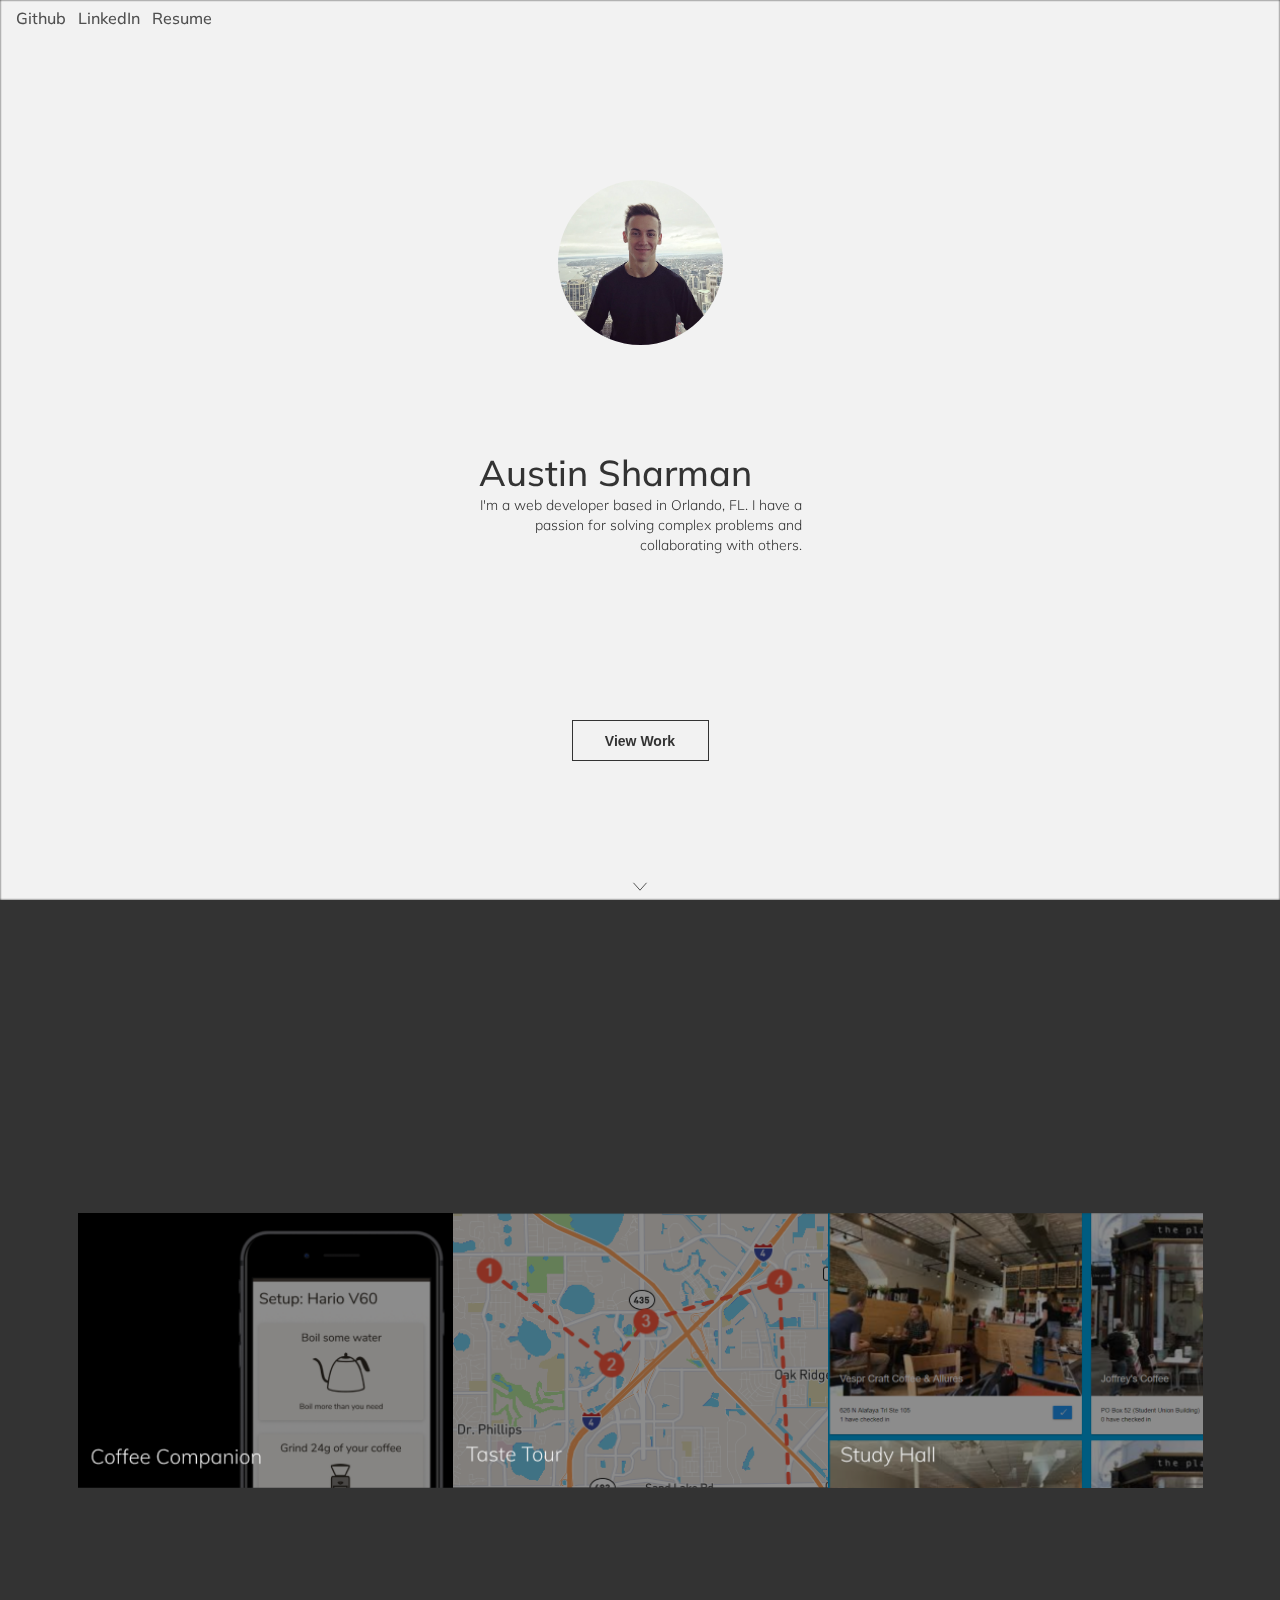
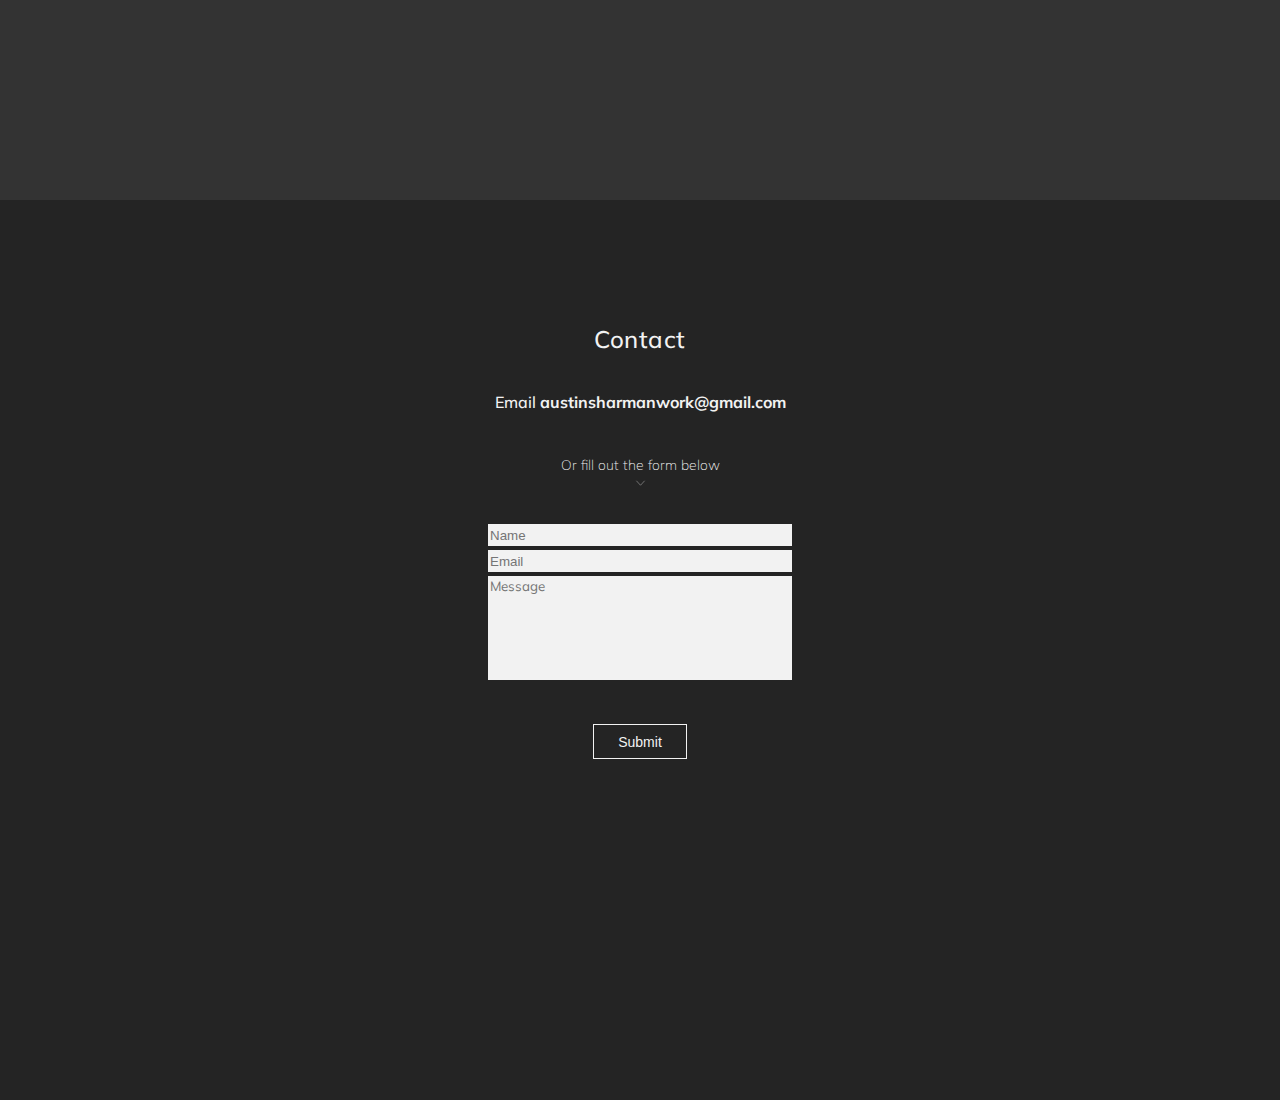
<file: index.html>
<!DOCTYPE html>
<html>

<head>
  <meta name="viewport"
    content="width=device-width, initial-scale=1.0, maximum-scale=1, user-scalable=no, charset=utf-8">
  <link href="https://fonts.googleapis.com/css?family=Muli:300,400,600,700" rel="stylesheet">
  <link rel="stylesheet" type="text/css" href="style.css">

  <script src="./Javascript/p5.min.js"></script>
</head>

<body>
  <nav>
    <div class="links flex-row">
      <a class="link-item" href="http://github.com/asharman" target="blank">Github</a>
      <a class="link-item" href="https://www.linkedin.com/in/austin-sharman/" target="blank">LinkedIn</a>
      <a class="link-item" href="./documents/Resume.pdf" target="blank">Resume</a>
    </div>
  </nav>
  <div id="landing-page" class="flex-column">
    <div id="sketch-holder"></div>
    <img src="./Assets/IMG_1654.JPG" alt="Austin Sharman">
    <div id="name-header">
      <h2>Austin Sharman</h2>
      <h6>I'm a web developer based in Orlando, FL. I have a passion for solving complex problems and collaborating
        with
        others.</h6>
    </div>
    <button id="view-work">View Work</button>
    <button id="view-work-arrow"></button>
  </div>
  <div id="project-page" class="flex-row">
    <div id="grid-container">
      <button id="coffee-companion-thumbnail" class="thumbnail" info="coffee-companion-info"></button>
      <div id="coffee-companion-info" class="flex-column project-info hidden">
        <p>A home coffee brewing assistant that helps users learn to make better coffee at home.</p>
        <a href="./coffee-companion.html" class="more-info" info="coffee-companion-info">More Info</a>
      </div>
      <button id="taste-tour-thumbnail" class="thumbnail" info="taste-tour-info"></button>
      <div id="taste-tour-info" class="flex-column project-info hidden">
        <p>An application that dynamically builds an efficient route to five restaurants based on the user's search.
        </p>
        <a href="./taste-tour.html" class="more-info" info="taste-tour-info">More Info</a>
      </div>
      <button id="study-hall-thumbnail" class="thumbnail" info="study-hall-info"></button>
      <div id="study-hall-info" class="flex-column project-info hidden">
        <p>An application that lets you check in to local coffee shops and see who else is studying there in real time.
        </p>
        <a href="./study-hall.html" class="more-info" info="study-hall-info">More Info</a>
      </div>
    </div>
  </div>
  <div id="contact-page" class="flex-column">
    <h2>Contact</h2>
    <p id="email-me">Email <span id="my-email">austinsharmanwork@gmail.com</span></p>
    <p id="or-fill-out">Or fill out the form below</p>
    <div id="down-arrow"></div>

    <form class="flex-column" action="https://formspree.io/austinsharmanwork@gmail.com" method="POST">
      <input type="text" name="name" placeholder="Name" />
      <input type="email" name="email" placeholder="Email" />
      <input type="text" name="_gotcha" class="gotcha" />
      <textarea type="text" name="message" placeholder="Message"></textarea>
      <input id="submit" type="submit" value="Submit" />
    </form>
  </div>


  <script src="./Javascript/sketch.js"></script>
  <script src="./Javascript/leaf.js"></script>
  <script src="./Javascript/index.js"></script>
</body>

</html>
</file>
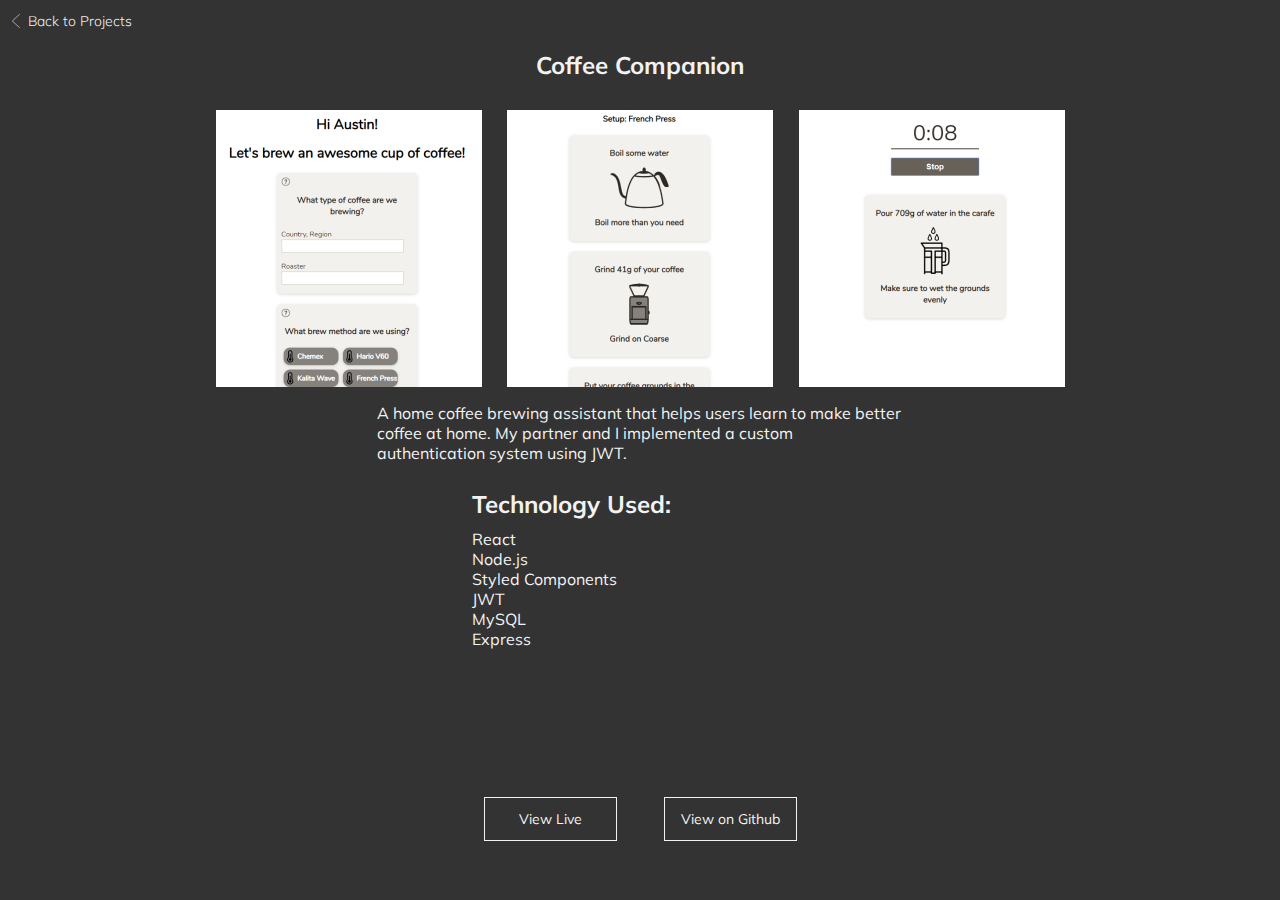
<file: coffee-companion.html>
<!DOCTYPE html>
<html>

<head>
  <meta charset="utf-8">
  <meta http-equiv="X-UA-Compatible" content="IE=edge">
  <title>Austin Sharman</title>
  <meta name="viewport" content="width=device-width, initial-scale=1, charset=utf-8">
  <link href="https://fonts.googleapis.com/css?family=Muli:300,400,600,700" rel="stylesheet">
  <link rel="stylesheet" type="text/css" href="info.css">

</head>

<body>
  <a id="back-to-projects" href="./index.html">Back to Projects</a>
  <div class="flex-column">
    <h2>Coffee Companion</h2>
    <div class="carousel">
      <div class="icon">
        <button id="left-arrow" class="arrow"></button>
      </div>
      <div class="photo-items">
        <div class="photo-item first">
          <img src="./Assets/projectPhotos/coffeeCompanion1.png" alt="Gathering brew information" />
        </div>
        <div class="photo-item second">
          <img src="./Assets/projectPhotos/coffeeCompanion2.png" alt="Cards that show you how to set up" />
        </div>
        <div class="photo-item third">
          <img src="./Assets/projectPhotos/coffeeCompanion3.png" alt="A timer with instructions on what to do next" />
        </div>
      </div>
      <div class="icon">
        <button id="right-arrow" class="arrow"></button>
      </div>

    </div>
    <p>A home coffee brewing assistant that helps users learn to make better coffee at home. My partner and I
      implemented a custom authentication system using JWT.</p>
    <div class="tech-wrapper">
      <h2>Technology Used:</h2>
      <ul>
        <li>React</li>
        <li>Node.js</li>
        <li>Styled Components</li>
        <li>JWT</li>
        <li>MySQL</li>
        <li>Express</li>
      </ul>
    </div>
    <div class="button-wrapper">
      <a href="https://warm-lake-17843.herokuapp.com/" target="blank" id="view-live" class="button">View Live</a>
      <a href="https://github.com/TheNoodleMoose/CoffeeCompanion" target="blank" id="view-github" class="button">View on
        Github</a>
    </div>
  </div>
  <script src="./Javascript/info.js"></script>
</body>

</html>
</file>
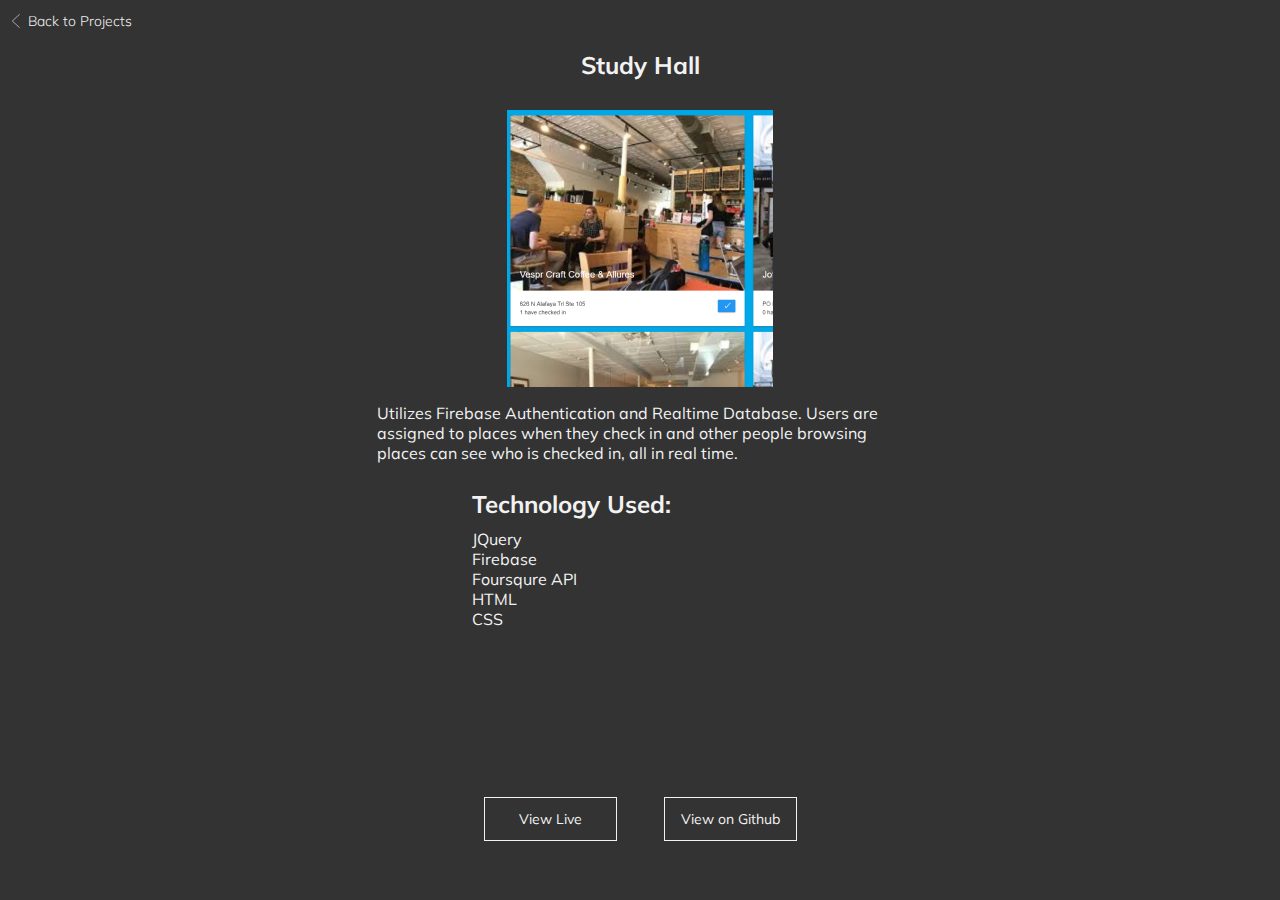
<file: study-hall.html>
<!DOCTYPE html>
<html>

<head>
  <meta charset="utf-8">
  <meta http-equiv="X-UA-Compatible" content="IE=edge">
  <title>Austin Sharman</title>
  <meta name="viewport" content="width=device-width, initial-scale=1, charset=utf-8">
  <link href="https://fonts.googleapis.com/css?family=Muli:300,400,600,700" rel="stylesheet">
  <link rel="stylesheet" type="text/css" href="info.css">

</head>

<body>
  <a id="back-to-projects" href="./index.html">Back to Projects</a>
  <div class="flex-column">
    <h2>Study Hall</h2>
    <div class="carousel">
      <div class="photo-items">
        <div class="photo-item first">
          <img src="./Assets/projectPhotos/studyHall1.png" alt="Gathering brew information" />
        </div>
      </div>

    </div>
    <p>Utilizes Firebase Authentication and Realtime Database. Users are assigned to places when they check in and other
      people browsing places can see who is checked in, all in real time.</p>
    <div class="tech-wrapper">
      <h2>Technology Used:</h2>
      <ul>
        <li>JQuery</li>
        <li>Firebase</li>
        <li>Foursqure API</li>
        <li>HTML</li>
        <li>CSS</li>
      </ul>
    </div>
    <div class="button-wrapper">
      <a href="https://github.com/asharman/StudyHall" target="blank" id="view-live" class="button">View Live</a>
      <a href="https://asharman.github.io/StudyHall/" target="blank" id="view-github" class="button">View on Github</a>
    </div>
  </div>
  <script src="./Javascript/info.js"></script>
</body>

</html>
</file>
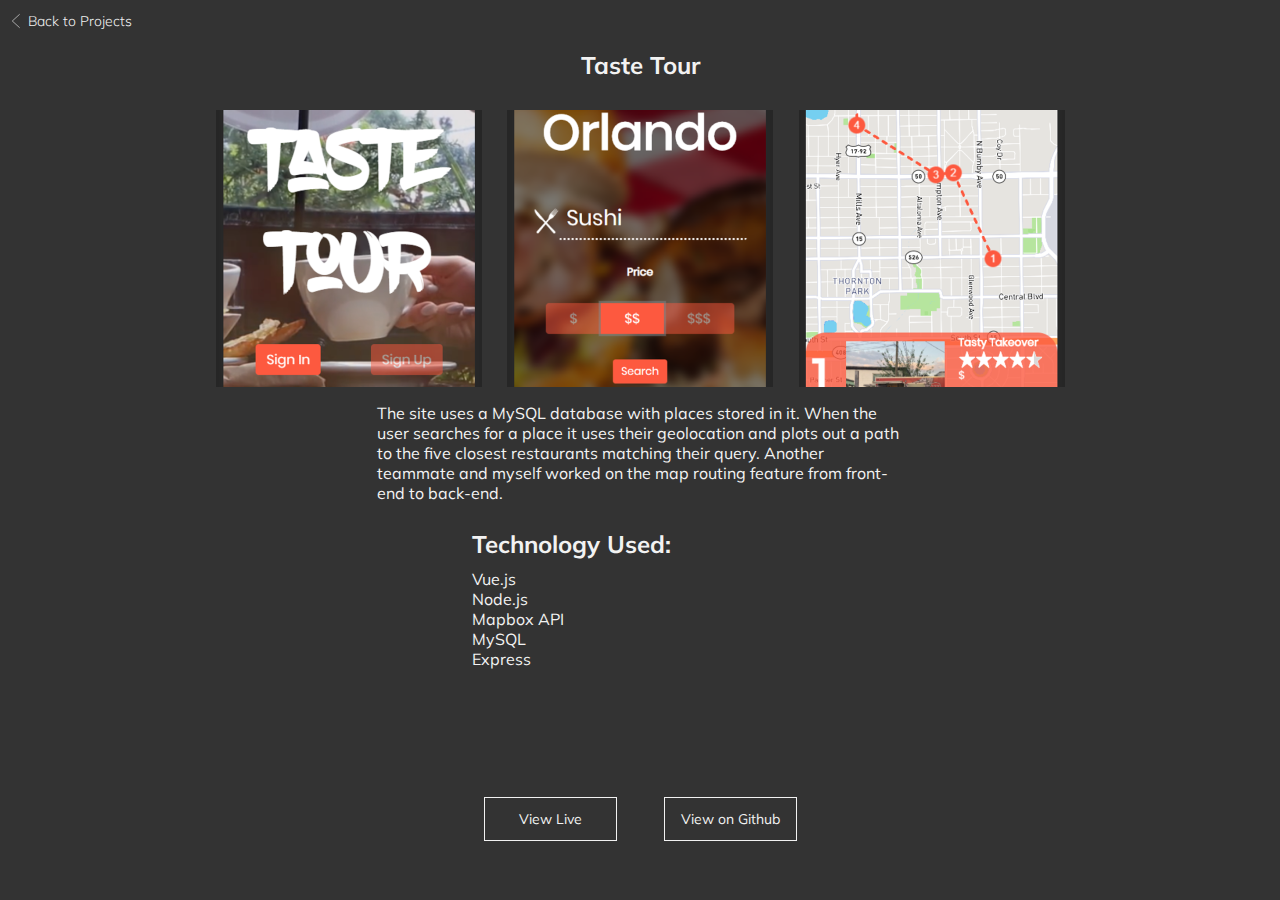
<file: taste-tour.html>
<!DOCTYPE html>
<html>

<head>
  <meta charset="utf-8">
  <meta http-equiv="X-UA-Compatible" content="IE=edge">
  <title>Austin Sharman</title>
  <meta name="viewport" content="width=device-width, initial-scale=1, charset=utf-8">
  <link href="https://fonts.googleapis.com/css?family=Muli:300,400,600,700" rel="stylesheet">
  <link rel="stylesheet" type="text/css" href="info.css">

</head>

<body>
  <a id="back-to-projects" href="./index.html">Back to Projects</a>
  <div class="flex-column">
    <h2>Taste Tour</h2>
    <div class="carousel">
      <div class="icon">
        <button id="left-arrow" class="arrow"></button>
      </div>
      <div class="photo-items">
        <div class="photo-item first">
          <img src="./Assets/projectPhotos/tasteTour1.png" alt="Gathering brew information" />
        </div>
        <div class="photo-item second">
          <img src="./Assets/projectPhotos/tasteTour2.png" alt="Cards that show you how to set up" />
        </div>
        <div class="photo-item third">
          <img src="./Assets/projectPhotos/tasteTour3.png" alt="A timer with instructions on what to do next" />
        </div>
      </div>
      <div class="icon">
        <button id="right-arrow" class="arrow"></button>
      </div>

    </div>
    <p>The site uses a MySQL database with places stored in it. When the user searches for a place it uses their
      geolocation and plots out a path to the five closest restaurants matching their query. Another teammate and myself
      worked on the map routing feature from front-end to back-end.</p>
    <div class="tech-wrapper">
      <h2>Technology Used:</h2>
      <ul>
        <li>Vue.js</li>
        <li>Node.js</li>
        <li>Mapbox API</li>
        <li>MySQL</li>
        <li>Express</li>
      </ul>
    </div>
    <div class="button-wrapper">
      <a href="https://glacial-harbor-18764.herokuapp.com/" target="blank" id="view-live" class="button">View Live</a>
      <a href="https://github.com/burkeri/Crawl" target="blank" id="view-github" class="button">View on Github</a>
    </div>
  </div>
  <script src="./Javascript/info.js"></script>
</body>

</html>
</file>
<file: style.css>
html, body {
  margin: 0;
  font-family: 'Muli', sans-serif;
  font-style: normal;
  height: 100%;
  width: 100%;
  background-color: #333333
}

.flex-row {
  display: flex;
  flex-direction: row;
  align-items: center;
}

.flex-column {
  display: flex;
  flex-direction: column;
  align-items: center;
}

/* Navbar */

.links {
  height: 35px;
  /* background-color: #f2f2f2; */
}

.link-item {
  z-index: 10;
  font-size: 16px;
  font-weight: 500;
  margin-left: 12px;
  color: #4f4f4f;
  text-decoration: none;
}

.link-item:first-child {
  margin-left: 16px;
}

/* Landing Page */

#landing-page {
  position: absolute;
  /* z-index: -5; */
  top: 0;
  left:0;
  width: 100%;
  height: 100vh;
}

/* P5 sketch container */

#sketch-holder {
  position: absolute;
  width: 100%;
  overflow: hidden;
  top: 0;
  left: 0;
  background-color: #f2f2f2;
  filter: blur(1px);
}

/* Image */

img {
  position: absolute;
  width: 165px;
  height: 165px;
  margin: 0 auto;
  top: 20vh;
  border-radius: 50%;
}

/* Text under photo */

#name-header {
  position: absolute;
  width: 85%;
  max-width: 323px;
  height: 105px;
  top: 50vh;
}

#name-header h2 {
  margin: 0;
  font-size: 36px;
  font-weight: 500;
  color: #333333;
}

#name-header h6 {
  margin: 0;
  font-weight: 300;
  line-height: 20px;
  font-size: 14px;
  text-align: right;
  color: #333333;
}

/* View Work Button */

#view-work {
  position: absolute;
  width: 137px;
  height: 41px;
  top: 80vh;
  background: none;
  border: 1px solid #333333;
  font-size: 14px;
  color: #333333;
  font-weight: bold;
  transition: 250ms linear;
}

#view-work:hover {
  background-color: #333333;
  color: #f2f2f2;
  cursor: pointer;
}

#view-work:focus {
  outline: solid 1px #333333;
}

/* Arrow at the bottom of the page */

#view-work-arrow {
  position: absolute;
  width: 16px;
  height: 9px;
  top: 98vh;
  background: none;
  background-size: 16px 9px;
  background-image: url(./Assets/DownArrow.svg);
  background-repeat: no-repeat;
  background-position: center;
  border: none;
}

#view-work-arrow:hover {
  cursor: pointer;
}

#view-work-arrow:focus {
  outline: none;
}

/* Projects Page */

#project-page {
  position: absolute;
  background-color: #333333;
  width: 100%;
  height: 100vh;
  left: 0px;
  top: 100vh;
}

#grid-container {
  margin: 0 auto;
  max-width: 425px;
  max-height: 825px;
  display: grid;
  grid-template-rows: repeat(3, auto); 
  grid-gap: 0px;
  justify-content: center;
  align-content: center;
}

/* Thumbnails */


.project-info {
  overflow-y: hidden;
  width: 100%;
  max-width: 425px;
  height: 33.333333333vh;
  max-height: 275px;
  background-color: #242424;
  color: #f2f2f2;
  align-self: end;
  justify-self: center;
  z-index: 2;
  transition: all .3s cubic-bezier(0.39, 0.575, 0.565, 1)
}

.project-info.hidden {
  max-height: 0;
}

.project-info p {
  margin: 30px 24px auto 24px;
  text-align: justify;
  font-size: 16px;
  font-weight: 300;
}

.project-info a {
  text-decoration: none;
  color: #f2f2f2;
  text-align: center;
  padding: 12px 36px;
  border: solid 1px #f2f2f2;
  margin-bottom: 25px;
  font-size: 14px;
  transition: 250ms linear;
}

.project-info a:hover {
  background-color: #f2f2f2;
  color: #333333;
  cursor: pointer;
}

.thumbnail {
  width: 100%;
  height: 33.333333333vh;
  max-height: 275px;
  background-size: cover;
  background-repeat: no-repeat;
  background-position: bottom;
  background-color: #333333;
  border: none;
  transition: all .2s ease-in-out;
}

.thumbnail:hover {
  cursor: pointer;
}

.thumbnail:focus {
  outline: none;
}

#coffee-companion-thumbnail {
  background-image: url(./Assets/CoffeeCompanionThumbnail.png);
  grid-row: 1;
  grid-column: 1;
}

#coffee-companion-info {
  grid-row: 1;
  grid-column: 1;
}

#taste-tour-thumbnail {
  background-image: url(./Assets/TasteTourThumbnail.png);
  grid-row: 2;
  grid-column: 1;
}

#taste-tour-info {
  grid-row: 2;
  grid-column: 1;
}

#study-hall-thumbnail {
  background-image: url(./Assets/StudyHallThumbnail.png);
  grid-row: 3;
  grid-column: 1;
}

#study-hall-info {
  grid-row: 3;
  grid-column: 1;
}


/* Contact Page */

#contact-page {
  color: #f2f2f2;
  background-color: #242424;
  position: absolute;
  top: 200vh;
  height: 100vh;
  width: 100%;
}

#contact-page h2 {
  position: absolute;
  top: 104px;
  font-weight: 500;
  letter-spacing: .5px;
  font-size: 24px;
}

#email-me {
  position: absolute;
  top: 176px;
  font-size: 16px;
  font-weight: 500;
} 

#my-email {
  font-weight: bold;
}

#or-fill-out {
  position: absolute;
  top: 242px;
  font-size: 14px;
  font-weight: 100;
}

#down-arrow {
  position: absolute;
  top: 280px;
  width: 11px;
  height: 6px;
  background-image: url(./Assets/DownArrowWhite.svg);
  background-size: 11px 6px;
  background-repeat: no-repeat;
  background-position: center;
}

#contact-page form {
  position: absolute;
  top: 324px;
}

form input {
  margin-bottom: 4px;
  padding: 2px;
  width: 250px;
  height: 16px;
  background-color: #f2f2f2;
  border: none;
}

form textarea {
  font-family: 'Muli', sans-serif;
  width: 250px;
  height: 77px;
  border: none;
  outline: none;
  resize: none;
  overflow: auto;
  padding: 2px;
  background-color: #f2f2f2;
}

.gotcha {
  display: none;
}

#submit {
  position: absolute;
  width: 94px;
  height: 35px;
  top: 149px;
  background: none;
  border: 1px solid #f2f2f2;
  font-size: 14px;
  color: #f2f2f2;
  font-weight: 300;
  transition: 250ms linear;
}
  
#submit:hover {
  background-color: #f2f2f2;
  color: #333333;
  cursor: pointer;
}

#submit:focus {
  outline: solid 1px #f2f2f2;
}
  

@media only screen and (min-width: 1125px) {

  #grid-container {
    margin: 0 auto;
    max-width: 1125px;
    max-height: 825px;
    display: grid;
    grid-template-columns: repeat(3, auto);
    grid-gap: 0px;
    justify-content: center;
    align-content: center;
  }
  

  #coffee-companion-thumbnail {
    background-image: url(./Assets/CoffeeCompanionThumbnail.png);
    grid-row: 1;
    grid-column: 1;
  }
  
  #coffee-companion-info {
    grid-row: 1;
    grid-column: 1;
  }
  
  #taste-tour-thumbnail {
    background-image: url(./Assets/TasteTourThumbnail.png);
    grid-row: 1;
    grid-column: 2;
  }
  
  #taste-tour-info {
    grid-row: 1;
    grid-column: 2;
  }
  
  #study-hall-thumbnail {
    background-image: url(./Assets/StudyHallThumbnail.png);
    grid-row: 1;
    grid-column: 3;
  }
  
  #study-hall-info {
    grid-row: 1;
    grid-column: 3;
  }  

  form input {
    margin-bottom: 4px;
    padding: 2px;
    width: 300px;
    height: 18px;
  }
  
  form textarea {
    width: 300px;
    height: 100px;
    padding: 2px;
  }
  
  #submit {
    top: 200px;
  }
}
</file>
<file: info.css>
body {
	margin: 0;
  padding: 0;
  height: 100vh;
  background-color: #333333;
  font-family: 'Muli', sans-serif;
}

#back-to-projects {
  text-decoration: none;
  color: #f2f2f2;
  font-size: 14px;
  font-weight: 300;
  position: relative;
  top: 10px;
  left: 12px;
}

#back-to-projects:visited {
  text-decoration: none;
  color: #f2f2f2;
}

#back-to-projects::before {
  content: "";
  position: relative;
  top: 2px;
  right: 4px;
  display: inline-block;
  width: 16px;
  height: 14px;
  background: none;
  border: none;
  background-image: url(./Assets/DownArrowWhite.svg);
  background-size: 16px 14px;
  transform: rotate(90deg); 
}

.flex-column {
  display: flex;
  flex-direction: column;
  align-items: center;
  min-height: 95%;
}


h2 {
  color: #f2f2f2;
  text-align: center;
  margin: 30px auto;
}

.carousel {
  overflow: hidden;
  height: 277px;
  width: 300px;
  margin: 0 auto;
  display: flex;
}

.icon {
  position: relative;
  width:20px;
  display: flex;
  flex-direction: column;
  justify-content: center;
  align-items: center;
  z-index: 10;
  padding: 0 5px;
}

#left-arrow {
  width: 16px;
  height: 14px;
  background: none;
  border: none;
  background-image: url(./Assets/DownArrowWhite.svg);
  background-size: 16px 14px;
  background-repeat: no-repeat;
  background-position: center;
  transform: rotate(90deg);
}

#right-arrow {
  width: 16px;
  height: 14px;
  background: none;
  border: none;
  background-image: url(./Assets/DownArrowWhite.svg);
  background-size: 16px 14px;
  background-repeat: no-repeat;
  background-position: center;
  transform: rotate(270deg);
}

#left-arrow:hover {
  cursor: pointer;
}

#right-arrow:hover {
  cursor: pointer;
}

.photo-items {
  overflow: hidden;
  margin: 0 auto;
  width:266px;
  height:277px;
}

.photo-item {
  transition: transform 1s;
  position: relative;
  display: flex;
  flex-direction: column;
  justify-content: center;
}

.photo-item.first {
  left: 0;
}
.photo-item.second {
  left: 100%;
  top: -100%;
}
.photo-item.third {
  left: 200%;
  top: -200%;
}

p {
  width: 85%;
  max-width: 527px;
  margin: 30 0;
  color: #f2f2f2;
}

.tech-wrapper {
  width: 85%;
  max-width: 336px;
  margin-bottom: 40px;
  flex-grow: 1;
}

.tech-wrapper h2 {
  text-align: left;
  margin: 10px 0;
}

.tech-wrapper ul {
  padding: 0;
  margin: 0;
  color: #f2f2f2;
}

.tech-wrapper li {
  list-style: none;
}

.button-wrapper {
  width: 90%;
  max-width: 313px;
  margin-bottom: 34px;
}

#view-github {
  padding: 12px 16px;
  float: right;
}

#view-live {
  padding: 12px 34px;
  float: left;
}

.button {
  text-decoration: none;
  color: #f2f2f2;
  text-align: center;
  border: solid 1px #f2f2f2;
  font-size: 14px;
  transition: 250ms linear;
}

.button:hover {
  background-color: #f2f2f2;
  color: #333333;
  cursor: pointer;
}

@media only screen and (min-width: 1125px) {
  .icon {
    display: none;
  }

  .carousel {
    width: 900px;
  }

  .photo-items {
    width: 100%;
    display: flex;
    flex-direction: row;
    justify-content: space-evenly;
  }

  .photo-item {
    position: static;
  }
}
</file>
